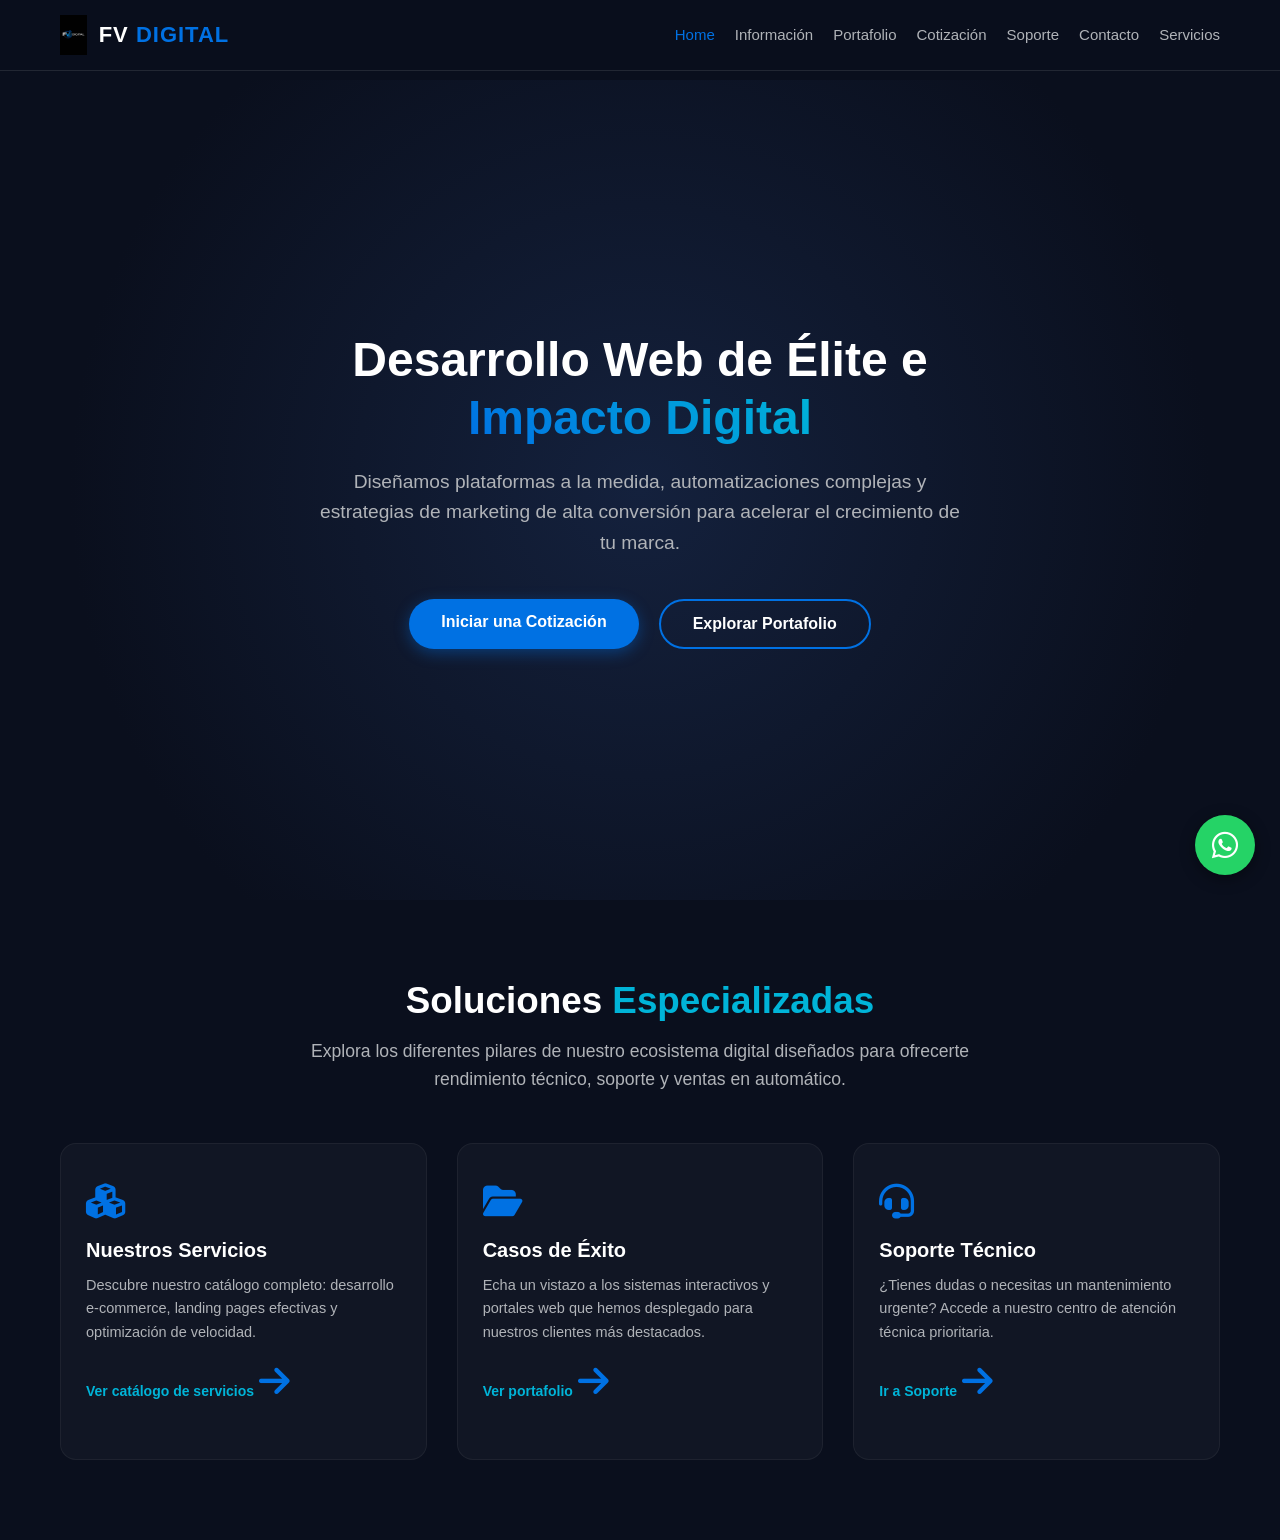
<file: index.html>
<!DOCTYPE html>
<html lang="es">
<head>
    <meta charset="UTF-8">
    <meta name="viewport" content="width=device-width, initial-scale=1.0">
    <title>FV DIGITAL | Agencia de Desarrollo Web y Estrategia</title>
    
    <link class="favicon" rel="icon" href="fv_digital_logo.png.webp" type="image/webp">
    
    <link rel="stylesheet" href="https://cdnjs.cloudflare.com/ajax/libs/font-awesome/6.4.0/css/all.min.css">

    <style>
        * { 
            margin: 0; 
            padding: 0; 
            box-sizing: border-box; 
            font-family: 'Segoe UI', sans-serif; 
            scroll-behavior: smooth;
        }
        
        :root { 
            --color-primario: #0071e3; 
            --color-secundario: #00b4d8;
            --color-oscuro: #0a0f1d; 
            --color-tarjeta: rgba(255, 255, 255, 0.03);
            --color-texto: #ffffff; 
            --color-gris: #b0b3b8; 
        }
        
        body { 
            background-color: var(--color-oscuro); 
            color: var(--color-texto); 
            padding-top: 80px; /* Espacio para el menú fijo */
        }

        /* 📱 BARRA DE NAVEGACIÓN ADAPTABLE */
        header { 
            position: fixed; 
            top: 0; 
            width: 100%; 
            background: rgba(10, 15, 29, 0.95); 
            backdrop-filter: blur(10px); 
            z-index: 1000; 
            border-bottom: 1px solid rgba(255, 255, 255, 0.1); 
        }
        
        .navbar { 
            max-width: 1200px; 
            margin: 0 auto; 
            padding: 15px 20px; 
            display: flex; 
            justify-content: space-between; 
            align-items: center; 
        }
        
        .logo-container { 
            display: flex; 
            align-items: center; 
            text-decoration: none; 
            color: white; 
            gap: 12px;
        }
        
        .logo-img { 
            height: 40px; 
            width: auto; 
            object-fit: contain;
        }
        
        .logo-text { 
            font-size: 22px; 
            font-weight: bold; 
            letter-spacing: 1px; 
        }
        
        .logo-text span { 
            color: var(--color-primario); 
        }

        /* Menú de pestañas en Computadora */
        nav ul { 
            display: flex; 
            list-style: none; 
            gap: 20px; 
        }
        
        nav ul li a { 
            color: var(--color-gris); 
            text-decoration: none; 
            font-weight: 500; 
            font-size: 15px; 
            transition: color 0.3s;
        }
        
        nav ul li a:hover, nav ul li a.active { 
            color: var(--color-primario); 
        }

        /* Botón de Menú Móvil (Hamburguesa) */
        .menu-toggle {
            display: none;
            flex-direction: column;
            gap: 5px;
            cursor: pointer;
            background: none;
            border: none;
            z-index: 1001;
        }

        .menu-toggle span {
            width: 25px;
            height: 3px;
            background-color: white;
            border-radius: 2px;
            transition: all 0.3s ease;
        }

        /* 🚀 SECCIÓN HERO DE BIENVENIDA */
        .hero { 
            min-height: calc(100vh - 80px); 
            display: flex; 
            align-items: center; 
            justify-content: center; 
            text-align: center; 
            padding: 40px 20px; 
            background: radial-gradient(circle at center, #14213d 0%, var(--color-oscuro) 75%); 
        }
        
        .hero-content h1 { 
            font-size: 3rem; 
            line-height: 1.2; 
            margin-bottom: 20px; 
            font-weight: 800;
        }
        
        .hero-content h1 span { 
            background: linear-gradient(45deg, var(--color-primario), var(--color-secundario));
            -webkit-background-clip: text;
            -webkit-text-fill-color: transparent;
        }
        
        .hero-content p { 
            font-size: 1.2rem; 
            color: var(--color-gris); 
            max-width: 650px; 
            margin: 0 auto 40px auto; 
            line-height: 1.6;
        }
        
        .hero-buttons { 
            display: flex; 
            justify-content: center; 
            gap: 20px; 
            flex-wrap: wrap;
        }
        
        .btn { 
            padding: 14px 32px; 
            border-radius: 30px; 
            text-decoration: none; 
            font-weight: 600; 
            transition: all 0.3s ease; 
        }
        
        .btn-p { 
            background: var(--color-primario); 
            color: white; 
            box-shadow: 0 4px 15px rgba(0, 113, 227, 0.4); 
        }
        
        .btn-p:hover { 
            background: #005bb5; 
            transform: translateY(-3px); 
        }
        
        .btn-s { 
            border: 2px solid var(--color-primario); 
            color: white; 
        }
        
        .btn-s:hover { 
            background: var(--color-primario); 
            transform: translateY(-3px);
        }

        /* 🏛️ SECCIÓN DE ENFOQUE CENTRAL (RESUMEN DE MARCA) */
        .features-section {
            max-width: 1200px;
            margin: 0 auto;
            padding: 80px 20px;
            text-align: center;
        }

        .features-section h2 {
            font-size: 2.3rem;
            margin-bottom: 15px;
        }

        .features-section h2 span {
            color: var(--color-secundario);
        }

        .features-section .subtitle {
            color: var(--color-gris);
            max-width: 700px;
            margin: 0 auto 50px auto;
            font-size: 1.1rem;
            line-height: 1.6;
        }

        /* Cuadrícula de accesos directos rápidos */
        .features-grid {
            display: grid;
            grid-template-columns: repeat(auto-fit, minmax(280px, 1fr));
            gap: 30px;
        }

        .feature-card {
            background: var(--color-tarjeta);
            border: 1px solid rgba(255, 255, 255, 0.05);
            border-radius: 16px;
            padding: 40px 25px;
            text-align: left;
            transition: all 0.3s ease;
        }

        .feature-card:hover {
            border-color: var(--color-primario);
            transform: translateY(-5px);
            background: rgba(255, 255, 255, 0.05);
        }

        .feature-card i {
            font-size: 35px;
            color: var(--color-primario);
            margin-bottom: 20px;
        }

        .feature-card h3 {
            font-size: 20px;
            margin-bottom: 12px;
        }

        .feature-card p {
            color: var(--color-gris);
            font-size: 14.5px;
            line-height: 1.6;
            margin-bottom: 20px;
        }

        .feature-card .card-link {
            color: var(--color-secundario);
            text-decoration: none;
            font-weight: 600;
            font-size: 14px;
            display: inline-flex;
            align-items: center;
            gap: 5px;
        }

        .feature-card .card-link:hover {
            text-decoration: underline;
        }

        /* 💬 WHATSAPP FLOTANTE */
        .whatsapp-flotante {
            position: fixed;
            bottom: 25px;
            right: 25px;
            background-color: #25d366;
            color: white;
            width: 60px;
            height: 60px;
            border-radius: 50%;
            display: flex;
            align-items: center;
            justify-content: center;
            font-size: 30px;
            box-shadow: 0 4px 15px rgba(0,0,0,0.4);
            z-index: 9999;
            transition: all 0.3s ease;
            text-decoration: none;
        }

        .whatsapp-flotante:hover {
            transform: scale(1.1) rotate(10deg);
        }

        /* 🎛️ MEDIA QUERIES (REGLAS ADAPTABLES PARA MÓVILES) */
        @media (max-width: 768px) {
            .menu-toggle {
                display: flex; /* Muestra el botón hamburguesa */
            }

            /* Transformar el menú en un panel desplegable de pantalla completa en celulares */
            nav ul {
                position: fixed;
                top: 80px;
                left: -100%;
                flex-direction: column;
                background: rgba(10, 15, 29, 0.98);
                width: 100%;
                height: calc(100vh - 80px);
                text-align: center;
                padding-top: 40px;
                gap: 30px;
                transition: left 0.4s ease;
                border-top: 1px solid rgba(255, 255, 255, 0.05);
            }

            /* Mostrar menú cuando esté activo */
            nav ul.active {
                left: 0;
            }

            nav ul li a {
                font-size: 20px;
                display: block;
            }

            /* Ajustes del tamaño de texto del Hero en pantallas chicas */
            .hero-content h1 {
                font-size: 2.2rem;
            }
            
            .hero-content p {
                font-size: 1rem;
            }
        }
    </style>
</head>
<body>

    <header>
        <div class="navbar">
            <a href="index.html" class="logo-container">
                <img src="fv_digital_logo.png.webp" alt="Logo FV DIGITAL" class="logo-img">
                <div class="logo-text">FV <span>DIGITAL</span></div>
            </a>
            
            <button class="menu-toggle" id="mobile-menu" aria-label="Abrir menú">
                <span></span>
                <span></span>
                <span></span>
            </button>

            <nav>
                <ul id="nav-list">
                    <li><a href="index.html" class="active">Home</a></li>
                    <li><a href="info.html">Información</a></li>
                    <li><a href="portafolio.html">Portafolio</a></li>
                    <li><a href="cotizacion.html">Cotización</a></li>
                    <li><a href="soporte.html">Soporte</a></li>
                    <li><a href="contacto.html">Contacto</a></li>
                    <li><a href="servicios.html">Servicios</a></li>
                </ul>
            </nav>
        </div>
    </header>

    <section class="hero">
        <div class="hero-content">
            <h1>Desarrollo Web de Élite e <br><span>Impacto Digital</span></h1>
            <p>Diseñamos plataformas a la medida, automatizaciones complejas y estrategias de marketing de alta conversión para acelerar el crecimiento de tu marca.</p>
            <div class="hero-buttons">
                <a href="cotizacion.html" class="btn btn-p">Iniciar una Cotización</a>
                <a href="portafolio.html" class="btn btn-s">Explorar Portafolio</a>
            </div>
        </div>
    </section>

    <main class="features-section">
        <h2>Soluciones <span>Especializadas</span></h2>
        <p class="subtitle">Explora los diferentes pilares de nuestro ecosistema digital diseñados para ofrecerte rendimiento técnico, soporte y ventas en automático.</p>
        
        <div class="features-grid">
            <div class="feature-card">
                <i class="fas fa-cubes"></i>
                <h3>Nuestros Servicios</h3>
                <p>Descubre nuestro catálogo completo: desarrollo e-commerce, landing pages efectivas y optimización de velocidad.</p>
                <a href="servicios.html" class="card-link">Ver catálogo de servicios <i class="fas fa-arrow-right"></i></a>
            </div>

            <div class="feature-card">
                <i class="fas fa-folder-open"></i>
                <h3>Casos de Éxito</h3>
                <p>Echa un vistazo a los sistemas interactivos y portales web que hemos desplegado para nuestros clientes más destacados.</p>
                <a href="portafolio.html" class="card-link">Ver portafolio <i class="fas fa-arrow-right"></i></a>
            </div>

            <div class="feature-card">
                <i class="fas fa-headset"></i>
                <h3>Soporte Técnico</h3>
                <p>¿Tienes dudas o necesitas un mantenimiento urgente? Accede a nuestro centro de atención técnica prioritaria.</p>
                <a href="soporte.html" class="card-link">Ir a Soporte <i class="fas fa-arrow-right"></i></a>
            </div>
        </div>
    </main>

    <a href="https://wa.me/521234567890" class="whatsapp-flotante" target="_blank">
        <i class="fab fa-whatsapp"></i>
    </a>

    <script>
        const mobileMenuBtn = document.getElementById('mobile-menu');
        const navList = document.getElementById('nav-list');

        mobileMenuBtn.addEventListener('click', () => {
            // Activa o desactiva la clase en la lista del menú
            navList.classList.toggle('active');
            
            // Animación visual del botón hamburguesa
            const spans = mobileMenuBtn.querySelectorAll('span');
            spans[0].style.transform = navList.classList.contains('active') ? 'rotate(45deg) translate(5px, 5px)' : 'none';
            spans[1].style.opacity = navList.classList.contains('active') ? '0' : '1';
            spans[2].style.transform = navList.classList.contains('active') ? 'rotate(-45deg) translate(6px, -6px)' : 'none';
        });
    </script>
</body>
</html>
</file>
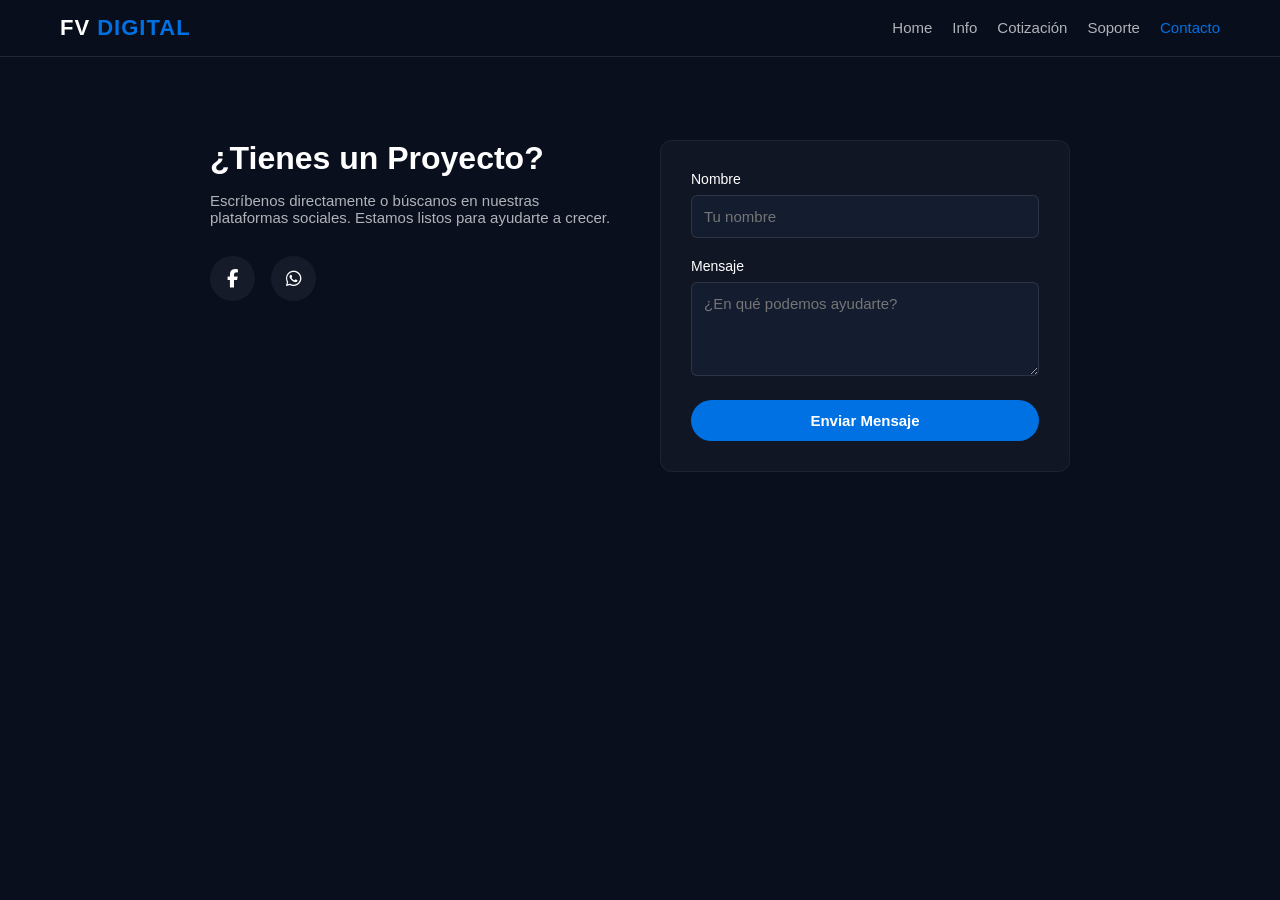
<file: contacto.html>
<!DOCTYPE html>
<html lang="es">
<head>
    <meta charset="UTF-8">
    <meta name="viewport" content="width=device-width, initial-scale=1.0">
    <title>FV DIGITAL | Contacto</title>
    <link rel="icon" href="fv_digital_logo.png.webp" type="image/png">
    <link rel="stylesheet" href="https://cdnjs.cloudflare.com/ajax/libs/font-awesome/6.4.0/css/all.min.css">
    <style>
        * { margin: 0; padding: 0; box-sizing: border-box; font-family: 'Segoe UI', sans-serif; }
        :root { --color-primario: #0071e3; --color-oscuro: #0a0f1d; --color-texto: #ffffff; --color-gris: #b0b3b8; }
        body { background-color: var(--color-oscuro); color: var(--color-texto); padding-top: 100px; }

        header { position: fixed; top: 0; width: 100%; background: rgba(10, 15, 29, 0.95); backdrop-filter: blur(10px); z-index: 1000; border-bottom: 1px solid rgba(255, 255, 255, 0.1); }
        .navbar { max-width: 1200px; margin: 0 auto; padding: 15px 20px; display: flex; justify-content: space-between; align-items: center; }
        .logo-container { display: flex; align-items: center; text-decoration: none; color: white; }
        .logo-text { font-size: 22px; font-weight: bold; letter-spacing: 1px; }
        .logo-text span { color: var(--color-primario); }

        .nav-menu { display: flex; list-style: none; gap: 20px; }
        .nav-menu a { color: var(--color-gris); text-decoration: none; font-weight: 500; font-size: 15px; transition: .3s; }
        .nav-menu a:hover,
        .nav-menu a.active { color: var(--color-primario); }

        .menu-toggle { display: none; font-size: 28px; color: white; cursor: pointer; }

        .container { max-width: 900px; margin: 40px auto; padding: 0 20px; display: grid; grid-template-columns: repeat(auto-fit, minmax(320px, 1fr)); gap: 40px; }
        .info-contacto h2 { font-size: 32px; margin-bottom: 15px; }
        .info-contacto p { color: var(--color-gris); margin-bottom: 30px; font-size: 15px; }
        
        .redes-sociales a { display: inline-flex; align-items: center; justify-content: center; width: 45px; height: 45px; background: rgba(255,255,255,0.05); color: white; border-radius: 50%; text-decoration: none; font-size: 18px; margin-right: 12px; transition: 0.3s; }
        .redes-sociales a.fb:hover { background: #1877f2; transform: scale(1.1); }
        .redes-sociales a.wa:hover { background: #25d366; transform: scale(1.1); }

        form { background: rgba(255, 255, 255, 0.03); padding: 30px; border-radius: 12px; border: 1px solid rgba(255, 255, 255, 0.05); }
        .form-group { margin-bottom: 20px; }
        .form-group label { display: block; margin-bottom: 8px; font-size: 14px; }
        .form-group input, .form-group textarea { width: 100%; padding: 12px; border-radius: 6px; border: 1px solid rgba(255,255,255,0.1); background: #141d30; color: white; font-size: 15px; outline: none; }
        .form-group input:focus, .form-group textarea:focus { border-color: var(--color-primario); }
        
        .btn-enviar { width: 100%; padding: 12px; background: var(--color-primario); color: white; border: none; border-radius: 25px; font-weight: 600; font-size: 15px; cursor: pointer; transition: 0.3s; }
        .btn-enviar:hover { background: #005bb5; }

        @media(max-width:768px){
            .menu-toggle { display: block; }
            .nav-menu {
                position: absolute; top: 100%; left: 0; width: 100%;
                background: #0a0f1d; flex-direction: column; align-items: center;
                gap: 0; display: none; padding: 15px 0;
                border-top: 1px solid rgba(255,255,255,.1);
            }
            .nav-menu.active { display: flex; }
            .nav-menu li { width: 100%; text-align: center; }
            .nav-menu a { display: block; padding: 15px; }
            .container { grid-template-columns: 1fr; gap: 30px; }
            .info-contacto h2 { font-size: 26px; }
        }

        @media(max-width:480px){
            body { padding-top: 80px; }
            .info-contacto h2 { font-size: 22px; }
            form { padding: 20px; }
        }
    </style>
</head>
<body>
    <header>
        <div class="navbar">
            <a href="index.html" class="logo-container">
                <div class="logo-text">FV <span>DIGITAL</span></div>
            </a>
            <div class="menu-toggle"><i class="fas fa-bars"></i></div>
            <nav>
                <ul class="nav-menu">
                    <li><a href="index.html">Home</a></li>
                    <li><a href="info.html">Info</a></li>
                    <li><a href="cotizacion.html">Cotización</a></li>
                    <li><a href="soporte.html">Soporte</a></li>
                    <li><a href="contacto.html" class="active">Contacto</a></li>
                </ul>
            </nav>
        </div>
    </header>

    <main class="container">
        <div class="info-contacto">
            <h2>¿Tienes un <span>Proyecto?</span></h2>
            <p>Escríbenos directamente o búscanos en nuestras plataformas sociales. Estamos listos para ayudarte a crecer.</p>
            <div class="redes-sociales">
                <a href="https://www.facebook.com/profile.php?id=61590473347486" target="_blank" class="fb"><i class="fab fa-facebook-f"></i></a>
                <a href="https://wa.me/526625374491" target="_blank" class="wa"><i class="fab fa-whatsapp"></i></a>
            </div>
        </div>

        <form id="form-contacto">
            <div class="form-group">
                <label>Nombre</label>
                <input type="text" id="c-nombre" required placeholder="Tu nombre">
            </div>
            <div class="form-group">
                <label>Mensaje</label>
                <textarea id="c-mensaje" rows="4" required placeholder="¿En qué podemos ayudarte?"></textarea>
            </div>
            <button type="submit" class="btn-enviar">Enviar Mensaje</button>
        </form>
    </main>

    <script>
        const toggle = document.querySelector('.menu-toggle');
        const menu = document.querySelector('.nav-menu');
        toggle.addEventListener('click', () => {
            menu.classList.toggle('active');
        });

        document.getElementById('form-contacto').addEventListener('submit', function(e) {
            e.preventDefault();
            const nom = document.getElementById('c-nombre').value;
            const msg = document.getElementById('c-mensaje').value;
            const texto = `Hola FV DIGITAL, mi nombre es ${nom}. ${msg}`;
            window.open(`https://api.whatsapp.com/send?phone=526625374491&text=${encodeURIComponent(texto)}`, '_blank');
        });
    </script>
</body>
</html>
</file>
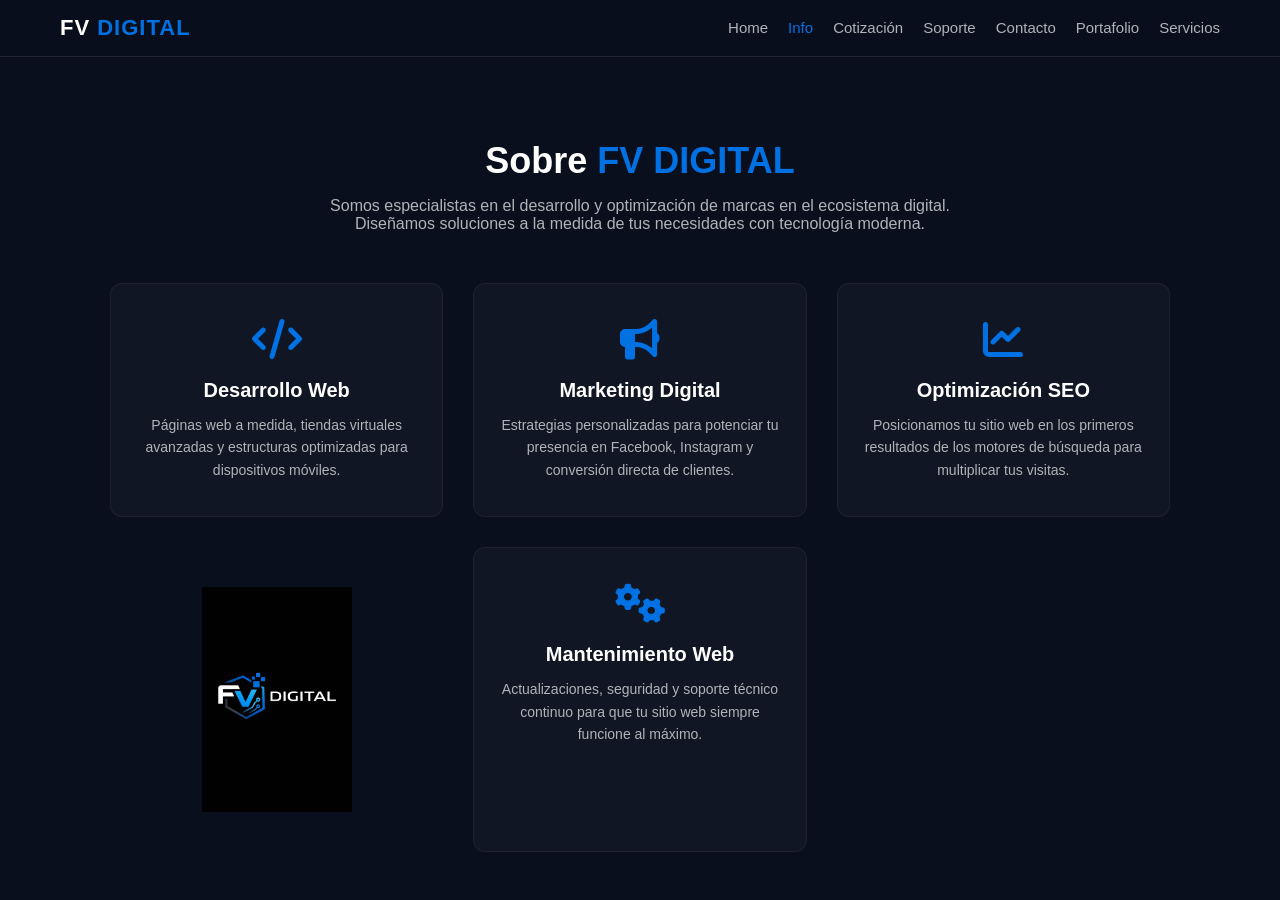
<file: info.html>
<!DOCTYPE html>
<html lang="es">
<head>
    <meta charset="UTF-8">
    <meta name="viewport" content="width=device-width, initial-scale=1.0">
    <title>FV DIGITAL | Info & Servicios</title>
    <link rel="icon" href="fv_digital_logo.png.webp" type="image/png">
    <link rel="stylesheet" href="https://cdnjs.cloudflare.com/ajax/libs/font-awesome/6.4.0/css/all.min.css">
    <style>
        * { margin: 0; padding: 0; box-sizing: border-box; font-family: 'Segoe UI', sans-serif; }
        :root { --color-primario: #0071e3; --color-oscuro: #0a0f1d; --color-texto: #ffffff; --color-gris: #b0b3b8; }
        body { background-color: var(--color-oscuro); color: var(--color-texto); padding-top: 100px; }

        header { position: fixed; top: 0; width: 100%; background: rgba(10, 15, 29, 0.95); backdrop-filter: blur(10px); z-index: 1000; border-bottom: 1px solid rgba(255, 255, 255, 0.1); }
        .navbar { max-width: 1200px; margin: 0 auto; padding: 15px 20px; display: flex; justify-content: space-between; align-items: center; }
        .logo-container { display: flex; align-items: center; text-decoration: none; color: white; }
        .logo-text { font-size: 22px; font-weight: bold; letter-spacing: 1px; }
        .logo-text span { color: var(--color-primario); }

        .nav-menu { display: flex; list-style: none; gap: 20px; }
        .nav-menu a { color: var(--color-gris); text-decoration: none; font-weight: 500; font-size: 15px; transition: .3s; }
        .nav-menu a:hover,
        .nav-menu a.active { color: var(--color-primario); }

        .menu-toggle { display: none; font-size: 28px; color: white; cursor: pointer; }

        .container { max-width: 1100px; margin: 40px auto; padding: 0 20px; text-align: center; }
        h2 { font-size: 36px; margin-bottom: 15px; }
        h2 span { color: var(--color-primario); }
        .intro { color: var(--color-gris); max-width: 700px; margin: 0 auto 50px auto; font-size: 16px; }

        .grid-servicios { display: grid; grid-template-columns: repeat(auto-fit, minmax(280px, 1fr)); gap: 30px; margin-top: 20px; }
        .card { background: rgba(255, 255, 255, 0.03); padding: 35px 25px; border-radius: 12px; border: 1px solid rgba(255, 255, 255, 0.05); transition: transform 0.3s, box-shadow 0.3s; }
        .card:hover { transform: translateY(-10px); border-color: var(--color-primario); box-shadow: 0 10px 20px rgba(0, 113, 227, 0.2); }
        .card i { font-size: 40px; color: var(--color-primario); margin-bottom: 20px; }
        .card h3 { font-size: 20px; margin-bottom: 12px; }
        .card p { color: var(--color-gris); font-size: 14px; line-height: 1.6; }

        @media(max-width:768px){
            .menu-toggle { display: block; }
            .nav-menu {
                position: absolute; top: 100%; left: 0; width: 100%;
                background: #0a0f1d; flex-direction: column; align-items: center;
                gap: 0; display: none; padding: 15px 0;
                border-top: 1px solid rgba(255,255,255,.1);
            }
            .nav-menu.active { display: flex; }
            .nav-menu li { width: 100%; text-align: center; }
            .nav-menu a { display: block; padding: 15px; }
            .grid-servicios { grid-template-columns: 1fr; }
            h2 { font-size: 28px; }
        }

        @media(max-width:480px){
            body { padding-top: 80px; }
            h2 { font-size: 24px; }
            .intro { font-size: 14px; }
        }
    </style>
</head>
<body>
    <header>
        <div class="navbar">
            <a href="index.html" class="logo-container">
                <div class="logo-text">FV <span>DIGITAL</span></div>
            </a>
            <div class="menu-toggle"><i class="fas fa-bars"></i></div>
            <nav>
                <ul class="nav-menu">
                    <li><a href="index.html">Home</a></li>
                    <li><a href="info.html" class="active">Info</a></li>
                    <li><a href="cotizacion.html">Cotización</a></li>
                    <li><a href="soporte.html">Soporte</a></li>
                    <li><a href="contacto.html">Contacto</a></li>
                    <li><a href="portafolio.html">Portafolio</a></li>
                    <li><a href="servicios.html">Servicios</a></li>
                </ul>
            </nav>
        </div>
    </header>

    <main class="container">
        <h2>Sobre <span>FV DIGITAL</span></h2>
        <p class="intro">Somos especialistas en el desarrollo y optimización de marcas en el ecosistema digital. Diseñamos soluciones a la medida de tus necesidades con tecnología moderna.</p>
        
        <div class="grid-servicios">
            <div class="card">
                <i class="fas fa-code"></i>
                <h3>Desarrollo Web</h3>
                <p>Páginas web a medida, tiendas virtuales avanzadas y estructuras optimizadas para dispositivos móviles.</p>
            </div>
            <div class="card">
                <i class="fas fa-bullhorn"></i>
                <h3>Marketing Digital</h3>
                <p>Estrategias personalizadas para potenciar tu presencia en Facebook, Instagram y conversión directa de clientes.</p>
            </div>
            <div class="card">
                <i class="fas fa-chart-line"></i>
                <h3>Optimización SEO</h3>
                <p>Posicionamos tu sitio web en los primeros resultados de los motores de búsqueda para multiplicar tus visitas.</p>
            </div>
            <img src="fv_digital_logo.png.webp" alt="Logo FV DIGITAL" style="width: 150px; margin: 40px auto;">
            <div class="card">
                <i class="fas fa-cogs"></i>
                <h3>Mantenimiento Web</h3>
                <p>Actualizaciones, seguridad y soporte técnico continuo para que tu sitio web siempre funcione al máximo.</p>
            </div>
        </div>
    </main>
    <script>
        const toggle = document.querySelector('.menu-toggle');
        const menu = document.querySelector('.nav-menu');
        toggle.addEventListener('click', () => {
            menu.classList.toggle('active');
        });
    </script>
</body>
</html>
</file>
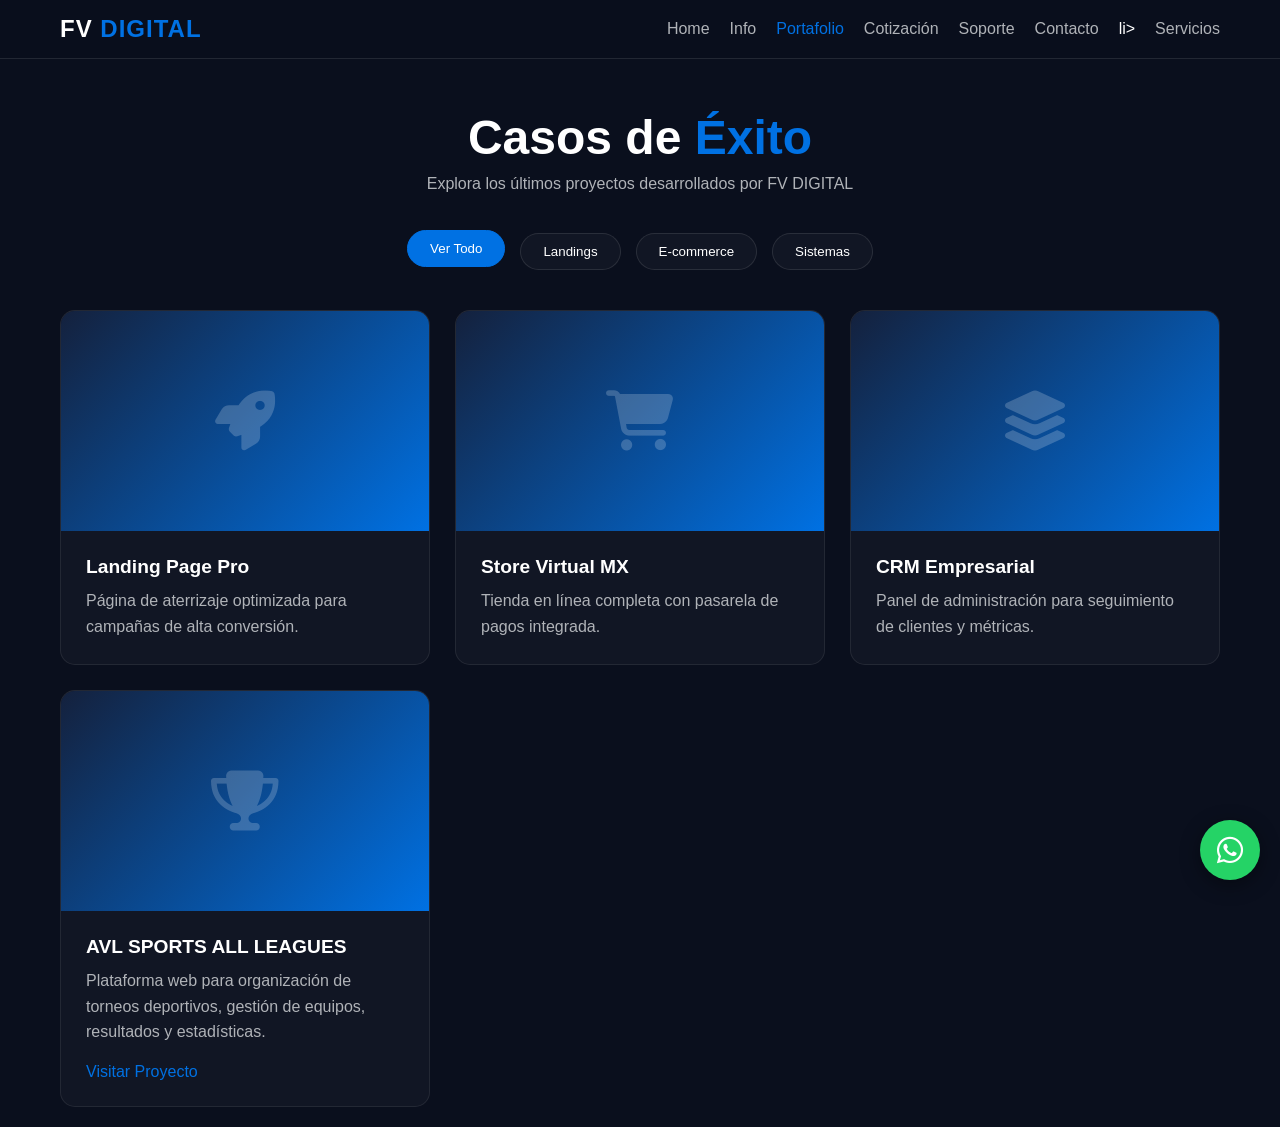
<file: portafolio.html>
<!DOCTYPE html>
<html lang="es">
<head>
<meta charset="UTF-8">
<meta name="viewport" content="width=device-width, initial-scale=1.0">
<title>FV DIGITAL | Portafolio de Proyectos</title>

<link rel="icon" href="fv_digital_logo.png.webp" type="image/png">
<link rel="stylesheet" href="https://cdnjs.cloudflare.com/ajax/libs/font-awesome/6.4.0/css/all.min.css">

<style>
*{
    margin:0;
    padding:0;
    box-sizing:border-box;
    font-family:'Segoe UI',sans-serif;
}

:root{
    --color-primario:#0071e3;
    --color-oscuro:#0a0f1d;
    --color-texto:#ffffff;
    --color-gris:#b0b3b8;
}

html{
    scroll-behavior:smooth;
}

body{
    background-color:var(--color-oscuro);
    color:var(--color-texto);
    padding-top:90px;
}

/* ================= HEADER ================= */

header{
    position:fixed;
    top:0;
    width:100%;
    background:rgba(10,15,29,.95);
    backdrop-filter:blur(10px);
    z-index:1000;
    border-bottom:1px solid rgba(255,255,255,.1);
}

.navbar{
    max-width:1200px;
    margin:auto;
    padding:15px 20px;
    display:flex;
    justify-content:space-between;
    align-items:center;
}

.logo-container{
    display:flex;
    align-items:center;
    text-decoration:none;
    color:white;
}

.logo-text{
    font-size:24px;
    font-weight:bold;
    letter-spacing:1px;
}

.logo-text span{
    color:var(--color-primario);
}

/* Menú */

.nav-menu{
    display:flex;
    list-style:none;
    gap:20px;
}

.nav-menu a{
    color:var(--color-gris);
    text-decoration:none;
    font-weight:500;
    transition:.3s;
}

.nav-menu a:hover,
.nav-menu a.active{
    color:var(--color-primario);
}

.menu-toggle{
    display:none;
    font-size:28px;
    color:white;
    cursor:pointer;
}

/* ================= CONTENIDO ================= */

.container{
    max-width:1200px;
    margin:auto;
    padding:20px;
}

h2{
    text-align:center;
    font-size:clamp(2rem,5vw,3rem);
    margin-bottom:10px;
}

h2 span{
    color:var(--color-primario);
}

.subtitle{
    text-align:center;
    color:var(--color-gris);
    margin-bottom:40px;
    font-size:1rem;
}

/* ================= FILTROS ================= */

.filtros-container{
    display:flex;
    justify-content:center;
    gap:15px;
    margin-bottom:40px;
    flex-wrap:wrap;
}

.btn-filtro{
    padding:10px 22px;
    border-radius:30px;
    border:1px solid rgba(255,255,255,.1);
    background:rgba(255,255,255,.03);
    color:white;
    cursor:pointer;
    transition:.3s;
}

.btn-filtro:hover,
.btn-filtro.active{
    background:var(--color-primario);
    border-color:var(--color-primario);
    transform:translateY(-3px);
}

/* ================= PORTAFOLIO ================= */

.portfolio-grid{
    display:grid;
    grid-template-columns:repeat(auto-fit,minmax(300px,1fr));
    gap:25px;
}

.portfolio-item{
    background:rgba(255,255,255,.03);
    border-radius:15px;
    overflow:hidden;
    border:1px solid rgba(255,255,255,.08);
    transition:.4s;
}

.portfolio-item:hover{
    transform:translateY(-8px);
    box-shadow:0 10px 30px rgba(0,113,227,.2);
}

.item-image{
    height:220px;
    background:linear-gradient(135deg,#14213d,#0071e3);
    display:flex;
    align-items:center;
    justify-content:center;
    font-size:60px;
    color:rgba(255,255,255,.2);
}

.item-info{
    padding:25px;
}

.item-info h3{
    margin-bottom:10px;
    font-size:1.2rem;
}

.item-info p{
    color:var(--color-gris);
    line-height:1.6;
}

.item-info a{
    color:var(--color-primario);
    text-decoration:none;
}

.item-info a:hover{
    text-decoration:underline;
}

/* ================= WHATSAPP ================= */

.whatsapp-flotante{
    position:fixed;
    bottom:20px;
    right:20px;
    width:60px;
    height:60px;
    border-radius:50%;
    background:#25D366;
    color:white;
    display:flex;
    align-items:center;
    justify-content:center;
    font-size:30px;
    text-decoration:none;
    z-index:9999;
    box-shadow:0 5px 20px rgba(0,0,0,.4);
    transition:.3s;
}

.whatsapp-flotante:hover{
    transform:scale(1.1);
}

/* ================= RESPONSIVE ================= */

@media(max-width:768px){

    .menu-toggle{
        display:block;
    }

    .nav-menu{
        position:absolute;
        top:100%;
        left:0;
        width:100%;
        background:#0a0f1d;
        flex-direction:column;
        align-items:center;
        gap:0;
        display:none;
        padding:15px 0;
        border-top:1px solid rgba(255,255,255,.1);
    }

    .nav-menu.active{
        display:flex;
    }

    .nav-menu li{
        width:100%;
        text-align:center;
    }

    .nav-menu a{
        display:block;
        padding:15px;
    }

    .portfolio-grid{
        grid-template-columns:1fr;
    }

    .item-image{
        height:180px;
        font-size:50px;
    }

    .item-info{
        padding:20px;
    }

    .whatsapp-flotante{
        width:55px;
        height:55px;
        font-size:28px;
    }
}

@media(max-width:480px){

    body{
        padding-top:80px;
    }

    h2{
        font-size:2rem;
    }

    .subtitle{
        font-size:.9rem;
    }

    .btn-filtro{
        width:100%;
        max-width:250px;
    }

    .portfolio-grid{
        gap:20px;
    }
}
</style>
</head>

<body>

<header>
    <div class="navbar">

        <a href="index.html" class="logo-container">
            <div class="logo-text">
                FV <span>DIGITAL</span>
            </div>
        </a>

        <div class="menu-toggle">
            <i class="fas fa-bars"></i>
        </div>

        <nav>
            <ul class="nav-menu">
                <li><a href="index.html">Home</a></li>
                <li><a href="info.html">Info</a></li>
                <li><a href="portfolio.html" class="active">Portafolio</a></li>
                <li><a href="cotizacion.html">Cotización</a></li>
                <li><a href="soporte.html">Soporte</a></li>
                <li><a href="contacto.html">Contacto</a></li>
                li><a href="servicios.html">Servicios</a></li>
            </ul>
        </nav>

    </div>
</header>

<main class="container">

    <h2>Casos de <span>Éxito</span></h2>

    <p class="subtitle">
        Explora los últimos proyectos desarrollados por FV DIGITAL
    </p>

    <div class="filtros-container">
        <button class="btn-filtro active" data-filter="all">Ver Todo</button>
        <button class="btn-filtro" data-filter="landing">Landings</button>
        <button class="btn-filtro" data-filter="ecommerce">E-commerce</button>
        <button class="btn-filtro" data-filter="sistema">Sistemas</button>
    </div>

    <div class="portfolio-grid">

        <div class="portfolio-item" data-category="landing">
            <div class="item-image">
                <i class="fas fa-rocket"></i>
            </div>
            <div class="item-info">
                <h3>Landing Page Pro</h3>
                <p>Página de aterrizaje optimizada para campañas de alta conversión.</p>
            </div>
        </div>

        <div class="portfolio-item" data-category="ecommerce">
            <div class="item-image">
                <i class="fas fa-shopping-cart"></i>
            </div>
            <div class="item-info">
                <h3>Store Virtual MX</h3>
                <p>Tienda en línea completa con pasarela de pagos integrada.</p>
            </div>
        </div>

        <div class="portfolio-item" data-category="sistema">
            <div class="item-image">
                <i class="fas fa-layer-group"></i>
            </div>
            <div class="item-info">
                <h3>CRM Empresarial</h3>
                <p>Panel de administración para seguimiento de clientes y métricas.</p>
            </div>
        </div>

        <div class="portfolio-item" data-category="landing">
            <div class="item-image">
                <i class="fas fa-trophy"></i>
            </div>
            <div class="item-info">
                <h3>AVL SPORTS ALL LEAGUES</h3>

                <p>
                    Plataforma web para organización de torneos deportivos,
                    gestión de equipos, resultados y estadísticas.
                </p>

                <br>

                <a href="https://slowpitchley57-jpg.github.io/Ley57/index.html" target="_blank">
                    Visitar Proyecto
                </a>
            </div>
        </div>

    </div>

</main>

<a href="https://wa.me/526625374491" class="whatsapp-flotante" target="_blank">
    <i class="fab fa-whatsapp"></i>
</a>

<script>

/* MENÚ RESPONSIVE */

const toggle = document.querySelector('.menu-toggle');
const menu = document.querySelector('.nav-menu');

toggle.addEventListener('click', () => {
    menu.classList.toggle('active');
});

/* FILTROS */

const filtros = document.querySelectorAll('.btn-filtro');
const items = document.querySelectorAll('.portfolio-item');

filtros.forEach(boton => {

    boton.addEventListener('click', () => {

        document.querySelector('.btn-filtro.active')
        .classList.remove('active');

        boton.classList.add('active');

        const filtro = boton.dataset.filter;

        items.forEach(item => {

            const categoria = item.dataset.category;

            if(filtro === 'all' || filtro === categoria){

                item.style.display = 'block';

                setTimeout(() => {
                    item.style.opacity = '1';
                    item.style.transform = 'scale(1)';
                },100);

            }else{

                item.style.opacity = '0';
                item.style.transform = 'scale(.9)';

                setTimeout(() => {
                    item.style.display = 'none';
                },300);

            }

        });

    });

});

</script>

</body>
</html>
</file>
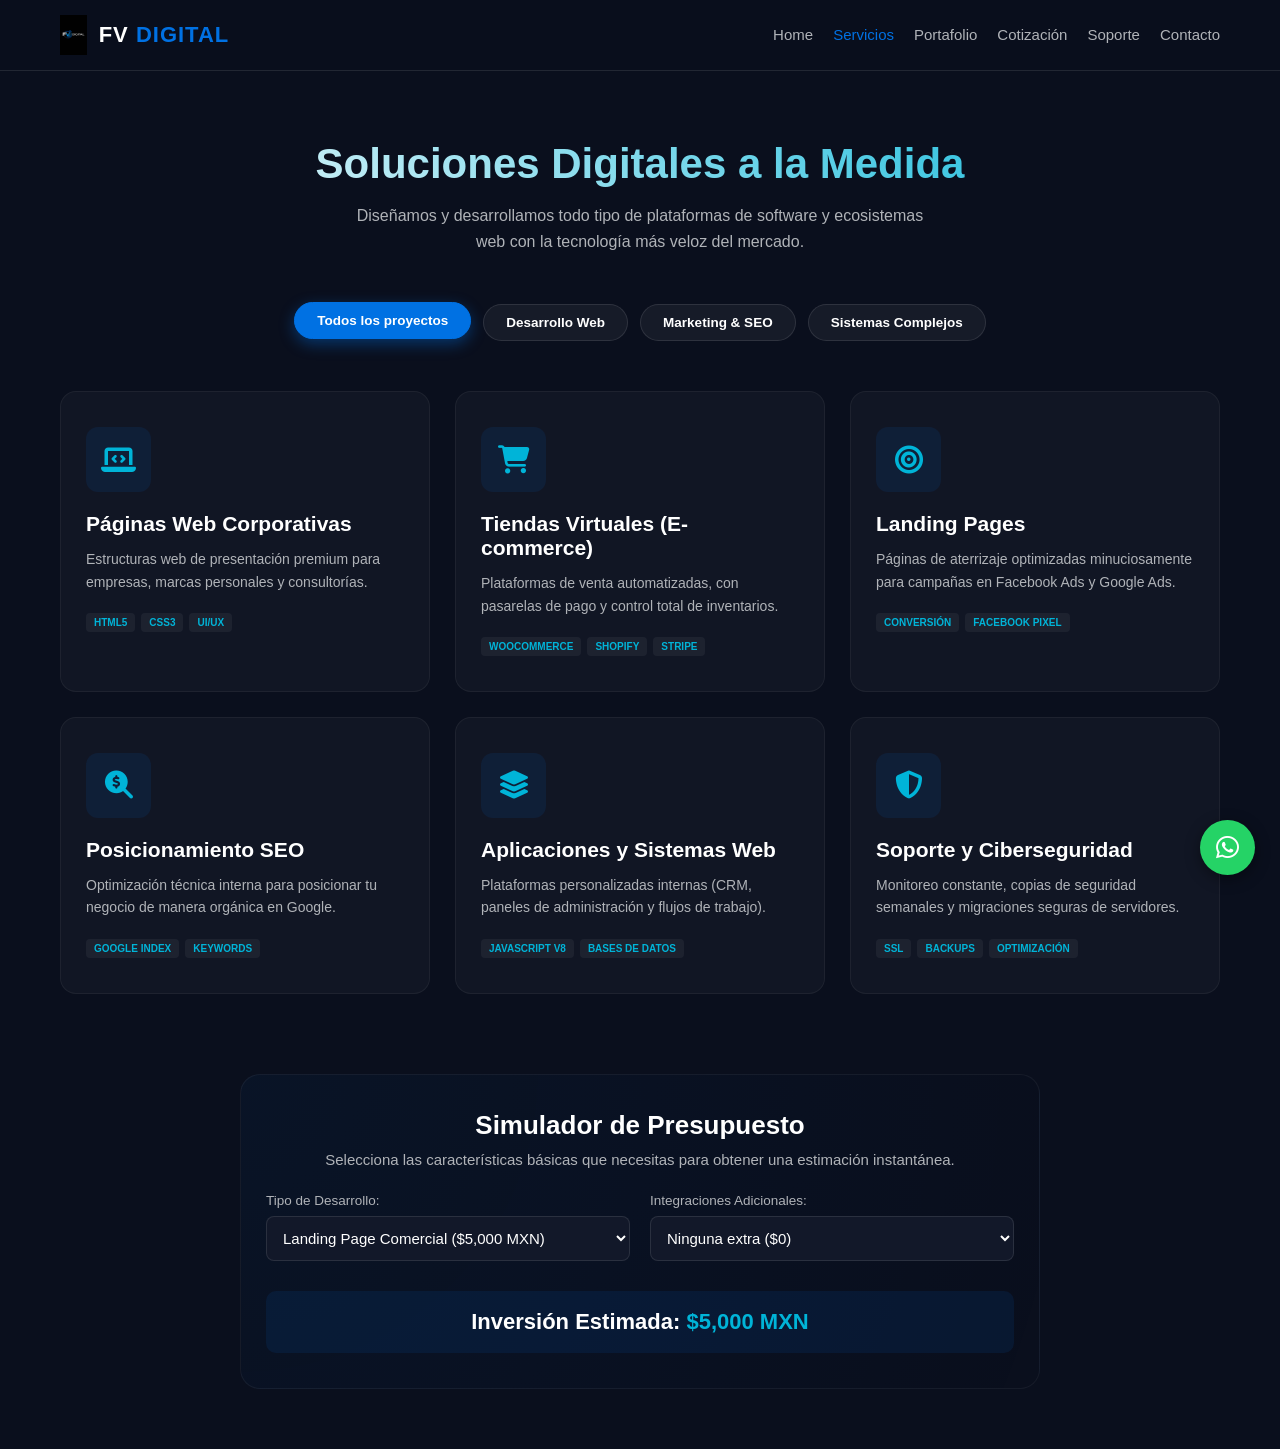
<file: servicios.html>
<!DOCTYPE html>
<html lang="es">
<head>
    <meta charset="UTF-8">
    <meta name="viewport" content="width=device-width, initial-scale=1.0">
    <title>Servicios | FV DIGITAL - Desarrollo y Estrategia</title>
    
    <link rel="icon" href="fv_digital_logo.png.webp" type="image/webp">
    
    <link rel="stylesheet" href="https://cdnjs.cloudflare.com/ajax/libs/font-awesome/6.4.0/css/all.min.css">

    <style>
        * { 
            margin: 0; 
            padding: 0; 
            box-sizing: border-box; 
            font-family: 'Segoe UI', Tahoma, Geneva, Verdana, sans-serif; 
        }
        
        :root { 
            --color-primario: #0071e3; 
            --color-secundario: #00b4d8;
            --color-oscuro: #0a0f1d; 
            --color-tarjeta: rgba(255, 255, 255, 0.03);
            --color-texto: #ffffff; 
            --color-gris: #b0b3b8; 
            --transicion: all 0.4s cubic-bezier(0.175, 0.885, 0.32, 1.275);
        }
        
        body { 
            background-color: var(--color-oscuro); 
            color: var(--color-texto); 
            padding-top: 80px; /* Consistente con el Index */
            overflow-x: hidden;
        }

        /* 📱 BARRA DE NAVEGACIÓN TOTALMENTE RESPONSIVA */
        header { 
            position: fixed; 
            top: 0; 
            width: 100%; 
            background: rgba(10, 15, 29, 0.95); 
            backdrop-filter: blur(10px); 
            z-index: 1000; 
            border-bottom: 1px solid rgba(255, 255, 255, 0.1); 
        }
        
        .navbar { 
            max-width: 1200px; 
            margin: 0 auto; 
            padding: 15px 20px; 
            display: flex; 
            justify-content: space-between; 
            align-items: center; 
        }
        
        .logo-container { 
            display: flex; 
            align-items: center; 
            text-decoration: none; 
            color: white; 
            gap: 12px;
        }
        
        .logo-img { height: 40px; width: auto; object-fit: contain; }
        .logo-text { font-size: 22px; font-weight: bold; letter-spacing: 1px; }
        .logo-text span { color: var(--color-primario); }

        /* Lista de Pestañas en Escritorio */
        nav ul { display: flex; list-style: none; gap: 20px; }
        nav ul li a { 
            color: var(--color-gris); 
            text-decoration: none; 
            font-weight: 500; 
            font-size: 15px; 
            transition: color 0.3s;
        }
        nav ul li a:hover, nav ul li a.active { color: var(--color-primario); }

        /* Botón Menú Hamburguesa Móvil */
        .menu-toggle {
            display: none;
            flex-direction: column;
            gap: 5px;
            cursor: pointer;
            background: none;
            border: none;
            z-index: 1001;
        }

        .menu-toggle span {
            width: 25px;
            height: 3px;
            background-color: white;
            border-radius: 2px;
            transition: all 0.3s ease;
        }

        /* ENCABEZADO DE SECCIÓN */
        .header-section {
            text-align: center;
            padding: 60px 20px 20px 20px;
        }

        .header-section h1 {
            font-size: 42px;
            margin-bottom: 15px;
            background: linear-gradient(45deg, #ffffff, var(--color-secundario));
            -webkit-background-clip: text;
            -webkit-text-fill-color: transparent;
        }

        .header-section p {
            color: var(--color-gris);
            max-width: 600px;
            margin: 0 auto;
            font-size: 16px;
            line-height: 1.6;
        }

        /* 🎛️ FILTROS INTERACTIVOS */
        .filter-container {
            display: flex;
            justify-content: center;
            gap: 12px;
            margin: 30px auto;
            flex-wrap: wrap;
            max-width: 800px;
            padding: 0 20px;
        }

        .filter-btn {
            background: rgba(255, 255, 255, 0.05);
            color: var(--color-texto);
            border: 1px solid rgba(255, 255, 255, 0.1);
            padding: 10px 22px;
            border-radius: 30px;
            cursor: pointer;
            font-weight: 600;
            font-size: 13.5px;
            transition: var(--transicion);
        }

        .filter-btn:hover, .filter-btn.active {
            background: var(--color-primario);
            border-color: var(--color-primario);
            box-shadow: 0 5px 15px rgba(0, 113, 227, 0.4);
            transform: translateY(-2px);
        }

        /* ⚡ CUADRÍCULA DE SERVICIOS ADAPTABLE */
        .services-grid {
            max-width: 1200px;
            margin: 0 auto;
            padding: 20px;
            display: grid;
            grid-template-columns: repeat(auto-fit, minmax(300px, 1fr));
            gap: 25px;
        }

        .service-card {
            background: var(--color-tarjeta);
            border: 1px solid rgba(255, 255, 255, 0.05);
            border-radius: 16px;
            padding: 35px 25px;
            transition: var(--transicion);
            position: relative;
            overflow: hidden;
        }

        .service-card:hover {
            transform: translateY(-8px);
            border-color: var(--color-secundario);
            box-shadow: 0 15px 30px rgba(0, 180, 216, 0.15);
            background: rgba(255, 255, 255, 0.05);
        }

        .icon-box {
            width: 65px;
            height: 65px;
            background: rgba(0, 113, 227, 0.1);
            border-radius: 12px;
            display: flex;
            align-items: center;
            justify-content: center;
            margin-bottom: 20px;
            transition: var(--transicion);
        }

        .service-card:hover .icon-box {
            background: var(--color-primario);
            transform: scale(1.1) rotate(5deg);
        }

        .icon-box i {
            font-size: 28px;
            color: var(--color-secundario);
            transition: var(--transicion);
        }

        .service-card:hover .icon-box i { color: #ffffff; }
        .service-card h3 { font-size: 21px; margin-bottom: 12px; font-weight: 700; }
        .service-card p { color: var(--color-gris); font-size: 14px; line-height: 1.6; margin-bottom: 20px; }

        .tech-tags { display: flex; gap: 6px; flex-wrap: wrap; }
        .tech-tags span {
            background: rgba(255, 255, 255, 0.05);
            padding: 4px 8px;
            border-radius: 4px;
            font-size: 10px;
            font-weight: 600;
            color: var(--color-secundario);
            text-transform: uppercase;
        }

        .service-card.hide { display: none; }

        /* 🧮 SIMULADOR DE PRESUPUESTO ADAPTABLE */
        .calculator-section {
            max-width: 800px;
            margin: 60px auto;
            background: radial-gradient(circle at top left, rgba(0, 113, 227, 0.05), transparent);
            border: 1px solid rgba(255, 255, 255, 0.05);
            border-radius: 20px;
            padding: 35px 25px;
            text-align: center;
        }

        .calculator-section h2 { font-size: 26px; margin-bottom: 10px; }
        .calculator-section p { color: var(--color-gris); font-size: 15px; margin-bottom: 20px;}

        .calc-grid {
            display: grid;
            grid-template-columns: 1fr 1fr;
            gap: 20px;
            margin-top: 25px;
            text-align: left;
        }

        .calc-group { display: flex; flex-direction: column; gap: 8px; }
        .calc-group label { font-size: 13.5px; color: var(--color-gris); font-weight: 500; }
        
        .calc-group select {
            background: #121829;
            color: white;
            border: 1px solid rgba(255, 255, 255, 0.1);
            padding: 12px;
            border-radius: 8px;
            font-size: 15px;
            outline: none;
            cursor: pointer;
            width: 100%;
        }

        .price-display {
            margin-top: 30px;
            padding: 18px;
            background: rgba(0, 113, 227, 0.1);
            border-radius: 10px;
            font-size: 22px;
            font-weight: bold;
        }
        .price-display span { color: var(--color-secundario); }

        /* 💬 WHATSAPP FLOTANTE */
        .whatsapp-flotante {
            position: fixed;
            bottom: 25px;
            right: 25px;
            background-color: #25d366;
            color: white;
            width: 55px;
            height: 55px;
            border-radius: 50%;
            display: flex;
            align-items: center;
            justify-content: center;
            font-size: 26px;
            box-shadow: 0 4px 15px rgba(0,0,0,0.4);
            z-index: 9999;
            transition: var(--transicion);
            text-decoration: none;
        }
        .whatsapp-flotante:hover { transform: scale(1.1) rotate(10deg); }

        /* 📱 REGLAS MEDIA QUERIES RESPONSIVE (MÓVIL) */
        @media (max-width: 768px) {
            body { padding-top: 80px; }
            .menu-toggle { display: flex; }

            nav ul {
                position: fixed;
                top: 70px;
                left: -100%;
                flex-direction: column;
                background: rgba(10, 15, 29, 0.98);
                width: 100%;
                height: calc(100vh - 70px);
                text-align: center;
                padding-top: 30px;
                gap: 25px;
                transition: left 0.4s ease;
                border-top: 1px solid rgba(255, 255, 255, 0.05);
            }

            nav ul.active { left: 0; }
            nav ul li a { font-size: 19px; display: block; }
            
            .header-section h1 { font-size: 32px; }
            .calc-grid { grid-template-columns: 1fr; }
        }
    </style>
</head>
<body>

    <header>
        <div class="navbar">
            <a href="index.html" class="logo-container">
                <img src="fv_digital_logo.png.webp" alt="FV Digital Logo" class="logo-img">
                <div class="logo-text">FV <span>DIGITAL</span></div>
            </a>
            
            <button class="menu-toggle" id="mobile-menu" aria-label="Abrir menú">
                <span></span>
                <span></span>
                <span></span>
            </button>

            <nav>
                <ul id="nav-list">
                    <li><a href="index.html">Home</a></li>
                    <li><a href="servicios.html" class="active">Servicios</a></li>
                    <li><a href="portfolio.html">Portafolio</a></li>
                    <li><a href="cotizacion.html">Cotización</a></li>
                    <li><a href="soporte.html">Soporte</a></li>
                    <li><a href="contacto.html">Contacto</a></li>
                </ul>
            </nav>
        </div>
    </header>

    <section class="header-section">
        <h1>Soluciones Digitales a la Medida</h1>
        <p>Diseñamos y desarrollamos todo tipo de plataformas de software y ecosistemas web con la tecnología más veloz del mercado.</p>
    </section>

    <div class="filter-container">
        <button class="filter-btn active" data-filter="all">Todos los proyectos</button>
        <button class="filter-btn" data-filter="web">Desarrollo Web</button>
        <button class="filter-btn" data-filter="marketing">Marketing & SEO</button>
        <button class="filter-btn" data-filter="sistemas">Sistemas Complejos</button>
    </div>

    <main class="services-grid">
        <div class="service-card" data-category="web">
            <div class="icon-box"><i class="fas fa-laptop-code"></i></div>
            <h3>Páginas Web Corporativas</h3>
            <p>Estructuras web de presentación premium para empresas, marcas personales y consultorías.</p>
            <div class="tech-tags"><span>HTML5</span><span>CSS3</span><span>UI/UX</span></div>
        </div>

        <div class="service-card" data-category="web">
            <div class="icon-box"><i class="fas fa-shopping-cart"></i></div>
            <h3>Tiendas Virtuales (E-commerce)</h3>
            <p>Plataformas de venta automatizadas, con pasarelas de pago y control total de inventarios.</p>
            <div class="tech-tags"><span>WooCommerce</span><span>Shopify</span><span>Stripe</span></div>
        </div>

        <div class="service-card" data-category="marketing">
            <div class="icon-box"><i class="fas fa-bullseye"></i></div>
            <h3>Landing Pages</h3>
            <p>Páginas de aterrizaje optimizadas minuciosamente para campañas en Facebook Ads y Google Ads.</p>
            <div class="tech-tags"><span>Conversión</span><span>Facebook Pixel</span></div>
        </div>

        <div class="service-card" data-category="marketing">
            <div class="icon-box"><i class="fas fa-search-dollar"></i></div>
            <h3>Posicionamiento SEO</h3>
            <p>Optimización técnica interna para posicionar tu negocio de manera orgánica en Google.</p>
            <div class="tech-tags"><span>Google Index</span><span>Keywords</span></div>
        </div>

        <div class="service-card" data-category="sistemas">
            <div class="icon-box"><i class="fas fa-layer-group"></i></div>
            <h3>Aplicaciones y Sistemas Web</h3>
            <p>Plataformas personalizadas internas (CRM, paneles de administración y flujos de trabajo).</p>
            <div class="tech-tags"><span>JavaScript v8</span><span>Bases de Datos</span></div>
        </div>

        <div class="service-card" data-category="sistemas">
            <div class="icon-box"><i class="fas fa-shield-alt"></i></div>
            <h3>Soporte y Ciberseguridad</h3>
            <p>Monitoreo constante, copias de seguridad semanales y migraciones seguras de servidores.</p>
            <div class="tech-tags"><span>SSL</span><span>Backups</span><span>Optimización</span></div>
        </div>
    </main>

    <section class="calculator-section">
        <h2>Simulador de Presupuesto</h2>
        <p>Selecciona las características básicas que necesitas para obtener una estimación instantánea.</p>
        
        <div class="calc-grid">
            <div class="calc-group">
                <label for="tipo-proyecto">Tipo de Desarrollo:</label>
                <select id="tipo-proyecto">
                    <option value="5000">Landing Page Comercial ($5,000 MXN)</option>
                    <option value="9000">Web Corporativa Completa ($9,000 MXN)</option>
                    <option value="15000">Tienda Virtual Avanzada ($15,000 MXN)</option>
                    <option value="25000">Sistema / App Web a Medida ($25,000 MXN)</option>
                </select>
            </div>
            <div class="calc-group">
                <label for="extras">Integraciones Adicionales:</label>
                <select id="extras">
                    <option value="0">Ninguna extra ($0)</option>
                    <option value="1500">Configuración Píxel + Conversión (+ $1,500 MXN)</option>
                    <option value="3000">SEO Inicial Avanzado (+ $3,000 MXN)</option>
                    <option value="4000">Ambas Opciones Integradas (+ $4,000 MXN)</option>
                </select>
            </div>
        </div>

        <div class="price-display">
            Inversión Estimada: <span id="total-price">$5,000 MXN</span>
        </div>
    </section>

    <a href="https://wa.me/526625374491" class="whatsapp-flotante" target="_blank">
        <i class="fab fa-whatsapp"></i>
    </a>

    <script>
        // Hamburguesa Adaptable
        const mobileMenuBtn = document.getElementById('mobile-menu');
        const navList = document.getElementById('nav-list');

        mobileMenuBtn.addEventListener('click', () => {
            navList.classList.toggle('active');
            const spans = mobileMenuBtn.querySelectorAll('span');
            spans[0].style.transform = navList.classList.contains('active') ? 'rotate(45deg) translate(5px, 5px)' : 'none';
            spans[1].style.opacity = navList.classList.contains('active') ? '0' : '1';
            spans[2].style.transform = navList.classList.contains('active') ? 'rotate(-45deg) translate(6px, -6px)' : 'none';
        });

        // Filtro de Categorías
        const filterButtons = document.querySelectorAll('.filter-btn');
        const serviceCards = document.querySelectorAll('.service-card');

        filterButtons.forEach(button => {
            button.addEventListener('click', () => {
                filterButtons.forEach(btn => btn.classList.remove('active'));
                button.classList.add('active');
                const filterValue = button.getAttribute('data-filter');

                serviceCards.forEach(card => {
                    const cardCategory = card.getAttribute('data-category');
                    if (filterValue === 'all' || cardCategory === filterValue) {
                        card.classList.remove('hide');
                    } else {
                        card.classList.add('hide');
                    }
                });
            });
        });

        // Calculadora Matemática
        const tipoProyecto = document.getElementById('tipo-proyecto');
        const extras = document.getElementById('extras');
        const totalPriceDisplay = document.getElementById('total-price');

        function calcularPresupuesto() {
            const total = parseInt(tipoProyecto.value) + parseInt(extras.value);
            totalPriceDisplay.textContent = `$${total.toLocaleString('es-MX')} MXN`;
        }

        tipoProyecto.addEventListener('change', calcularPresupuesto);
        extras.addEventListener('change', calcularPresupuesto);
    </script>
</body>
</html>
</file>
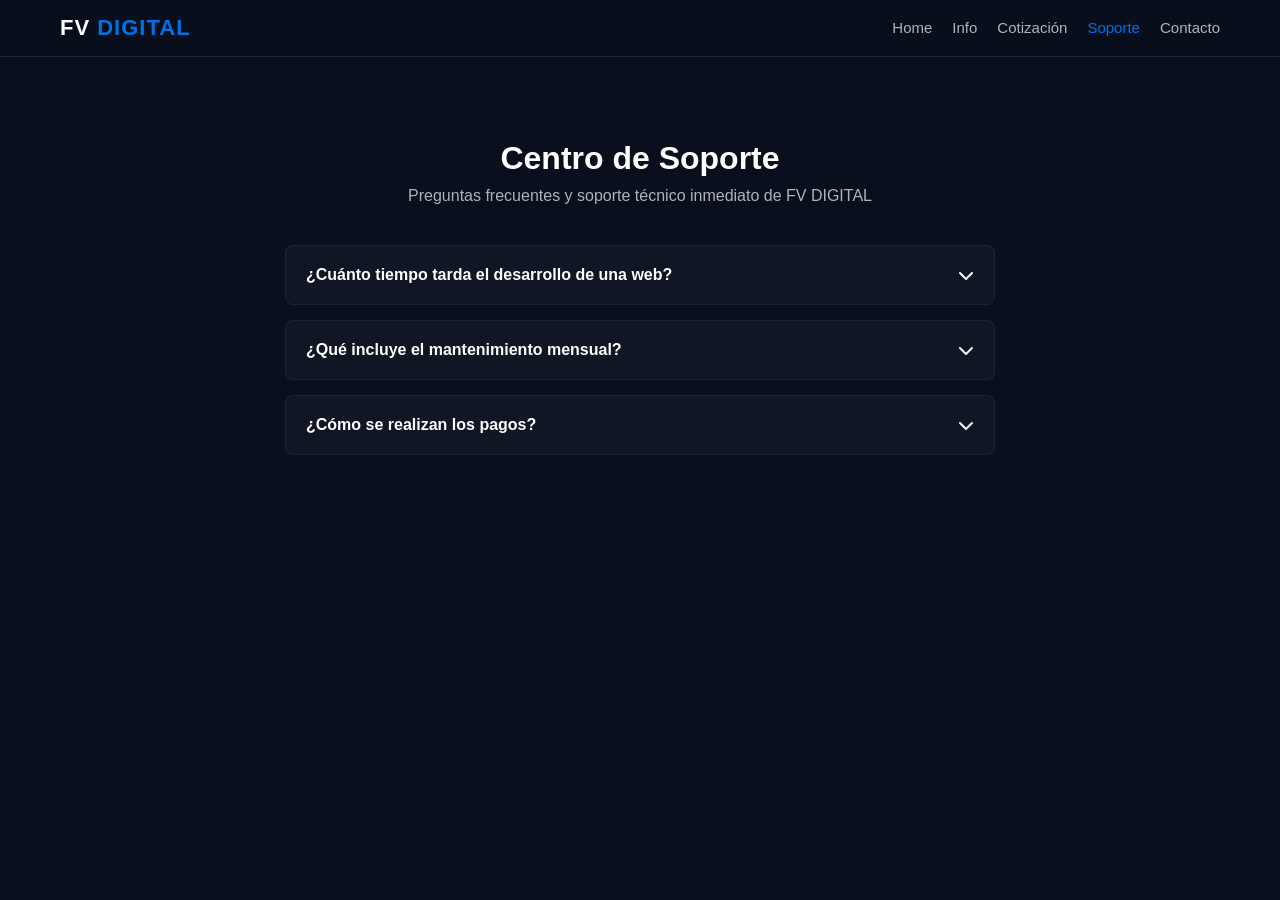
<file: soporte.html>
<!DOCTYPE html>
<html lang="es">
<head>
    <meta charset="UTF-8">
    <meta name="viewport" content="width=device-width, initial-scale=1.0">
    <link rel="icon" href="fv_digital_logo.png.webp" type="image/png">
    <title>FV DIGITAL | Soporte</title>
    <link rel="stylesheet" href="https://cdnjs.cloudflare.com/ajax/libs/font-awesome/6.4.0/css/all.min.css">
    <style>
        * { margin: 0; padding: 0; box-sizing: border-box; font-family: 'Segoe UI', sans-serif; }
        :root { --color-primario: #0071e3; --color-oscuro: #0a0f1d; --color-texto: #ffffff; --color-gris: #b0b3b8; }
        body { background-color: var(--color-oscuro); color: var(--color-texto); padding-top: 100px; }

        header { position: fixed; top: 0; width: 100%; background: rgba(10, 15, 29, 0.95); backdrop-filter: blur(10px); z-index: 1000; border-bottom: 1px solid rgba(255, 255, 255, 0.1); }
        .navbar { max-width: 1200px; margin: 0 auto; padding: 15px 20px; display: flex; justify-content: space-between; align-items: center; }
        .logo-container { display: flex; align-items: center; text-decoration: none; color: white; }
        .logo-text { font-size: 22px; font-weight: bold; letter-spacing: 1px; }
        .logo-text span { color: var(--color-primario); }

        .nav-menu { display: flex; list-style: none; gap: 20px; }
        .nav-menu a { color: var(--color-gris); text-decoration: none; font-weight: 500; font-size: 15px; transition: .3s; }
        .nav-menu a:hover,
        .nav-menu a.active { color: var(--color-primario); }

        .menu-toggle { display: none; font-size: 28px; color: white; cursor: pointer; }

        .container { max-width: 750px; margin: 40px auto; padding: 0 20px; }
        h2 { text-align: center; font-size: 32px; margin-bottom: 10px; }
        .subtitle { text-align: center; color: var(--color-gris); margin-bottom: 40px; }

        /* ACORDEÓN INTERACTIVO */
        .faq-item { background: rgba(255, 255, 255, 0.03); margin-bottom: 15px; border-radius: 8px; border: 1px solid rgba(255, 255, 255, 0.05); overflow: hidden; }
        .faq-question { padding: 20px; display: flex; justify-content: space-between; align-items: center; cursor: pointer; font-weight: 600; transition: background 0.3s; }
        .faq-question:hover { background: rgba(255, 255, 255, 0.05); }
        .faq-answer { padding: 0 20px; max-height: 0; overflow: hidden; transition: max-height 0.3s ease, padding 0.3s ease; color: var(--color-gris); font-size: 15px; line-height: 1.6; }
        .faq-item.active .faq-answer { padding: 0 20px 20px 20px; max-height: 200px; }
        .faq-item.active i { transform: rotate(180deg); color: var(--color-primario); }
        .faq-question i { transition: transform 0.3s; }

        @media(max-width:768px){
            .menu-toggle { display: block; }
            .nav-menu {
                position: absolute; top: 100%; left: 0; width: 100%;
                background: #0a0f1d; flex-direction: column; align-items: center;
                gap: 0; display: none; padding: 15px 0;
                border-top: 1px solid rgba(255,255,255,.1);
            }
            .nav-menu.active { display: flex; }
            .nav-menu li { width: 100%; text-align: center; }
            .nav-menu a { display: block; padding: 15px; }
            h2 { font-size: 26px; }
        }

        @media(max-width:480px){
            body { padding-top: 80px; }
            h2 { font-size: 22px; }
            .faq-question { padding: 15px; font-size: 14px; }
            .faq-answer { font-size: 14px; }
        }
    </style>
</head>
<body>
    <header>
        <div class="navbar">
            <a href="index.html" class="logo-container">
                <div class="logo-text">FV <span>DIGITAL</span></div>
            </a>
            <div class="menu-toggle"><i class="fas fa-bars"></i></div>
            <nav>
                <ul class="nav-menu">
                    <li><a href="index.html">Home</a></li>
                    <li><a href="info.html">Info</a></li>
                    <li><a href="cotizacion.html">Cotización</a></li>
                    <li><a href="soporte.html" class="active">Soporte</a></li>
                    <li><a href="contacto.html">Contacto</a></li>
                </ul>
            </nav>
        </div>
    </header>

    <main class="container">
        <h2>Centro de <span>Soporte</span></h2>
        <p class="subtitle">Preguntas frecuentes y soporte técnico inmediato de FV DIGITAL</p>

        <div class="faq-item">
            <div class="faq-question">¿Cuánto tiempo tarda el desarrollo de una web? <i class="fas fa-chevron-down"></i></div>
            <div class="faq-answer">Una Landing Page suele estar lista entre 3 a 5 días hábiles, mientras que proyectos más complejos como E-commerce o Sistemas a medida toman de 2 a 4 semanas.</div>
        </div>

        <div class="faq-item">
            <div class="faq-question">¿Qué incluye el mantenimiento mensual? <i class="fas fa-chevron-down"></i></div>
            <div class="faq-answer">Incluye copias de seguridad semanales, actualizaciones de seguridad, optimización de velocidad y cambios menores en textos o imágenes que requieras de manera urgente.</div>
        </div>

        <div class="faq-item">
            <div class="faq-question">¿Cómo se realizan los pagos? <i class="fas fa-chevron-down"></i></div>
            <div class="faq-answer">Normalmente trabajamos bajo un esquema de 50% de anticipo al iniciar el diseño y 50% restante al momento de realizar la entrega final y publicación de tu sitio web.</div>
        </div>
    </main>

    <script>
        const toggle = document.querySelector('.menu-toggle');
        const menu = document.querySelector('.nav-menu');
        toggle.addEventListener('click', () => {
            menu.classList.toggle('active');
        });

        document.querySelectorAll('.faq-question').forEach(item => {
            item.addEventListener('click', () => {
                const parent = item.parentElement;
                parent.classList.toggle('active');
            });
        });
    </script>
</body>
</html>
</file>
